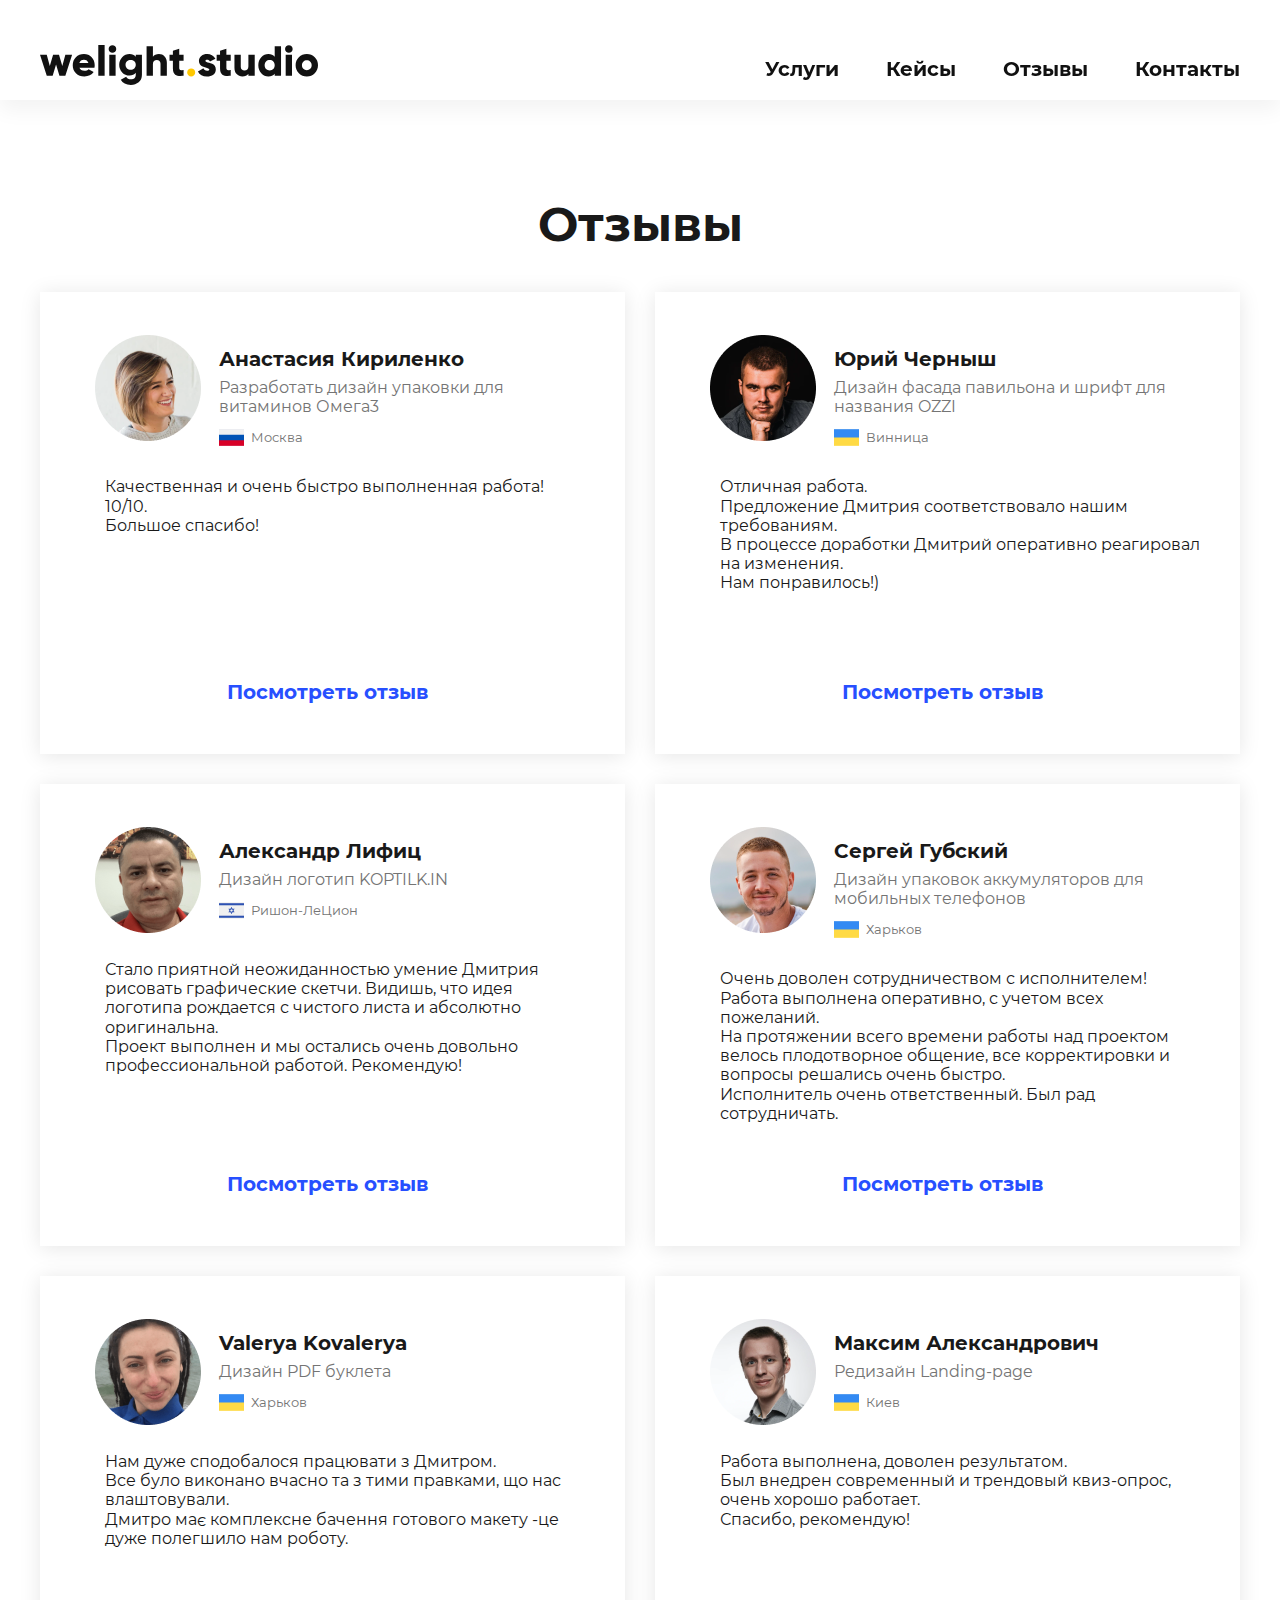
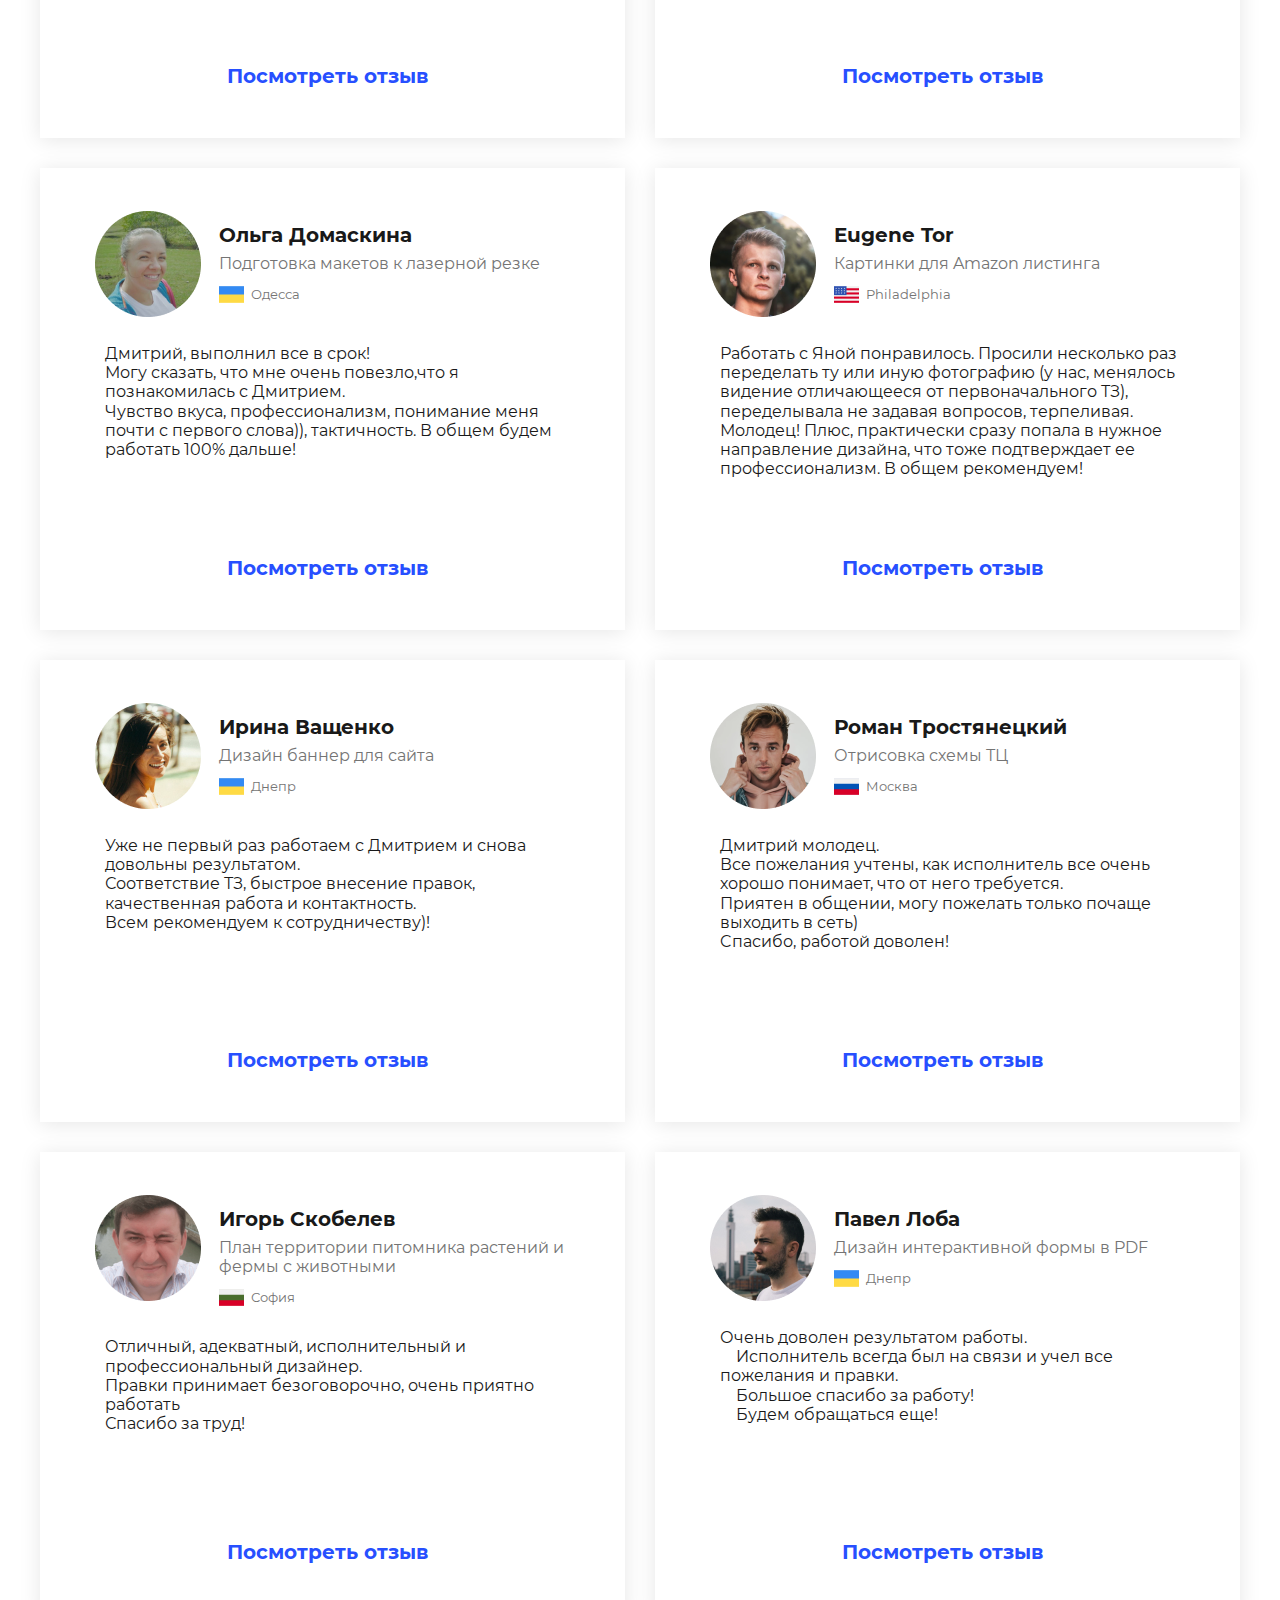
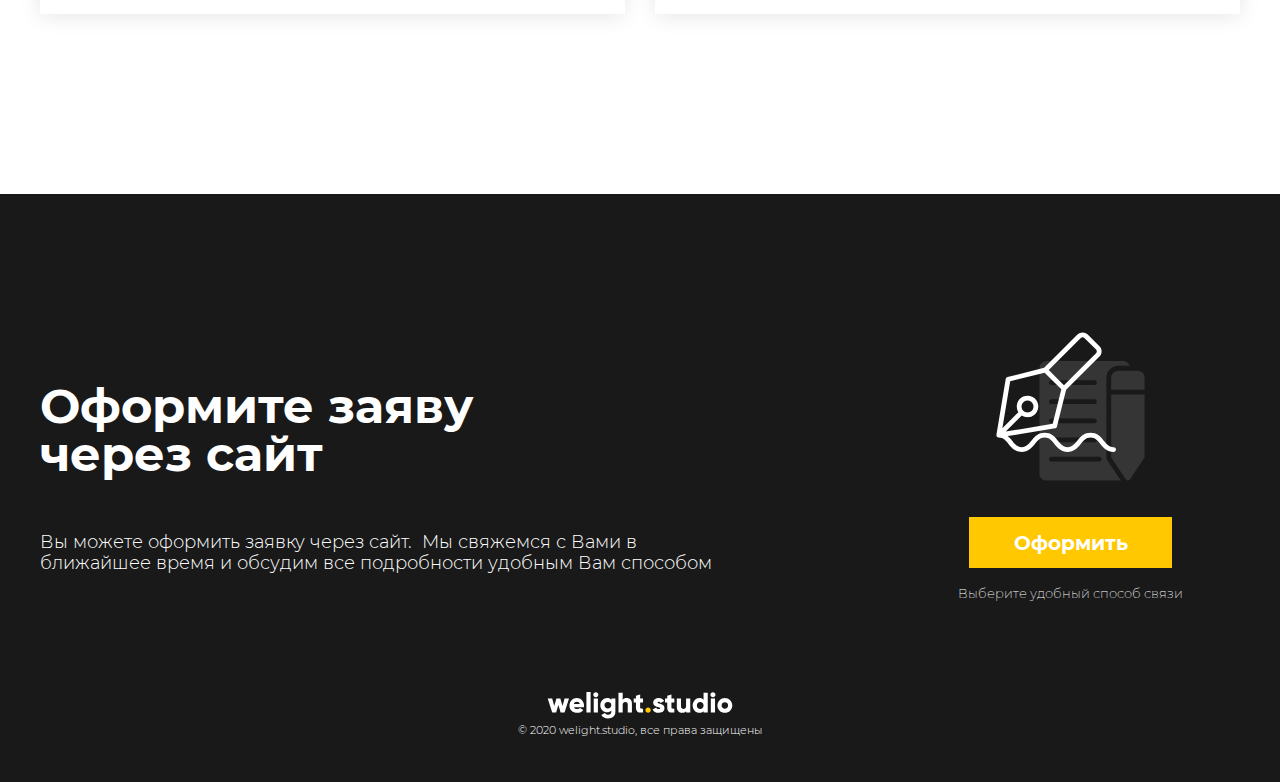
<file: reviews.html>
<!DOCTYPE html>
<html lang="ru">
<head>
    <meta charset="UTF-8">
    <meta name="viewport" content="width=device-width, initial-scale=1.0">
    <title>Кейсы</title>
    <link rel="stylesheet" href="./css/style.css">
    <link rel="stylesheet" href="./css/reset.css">
    <link rel="shortcut icon" href="./img/favicon.ico" type="image/x-icon">
</head>
<body>
<!-- Header start -->
<header class="header">
    <div class="header__wrapper">
      <div class="logo-up">
        <a href="http://127.0.0.1:5500/index.html"><img src="./img/svg/logo-black-header.svg"  alt="Welight Studio" /></a>
      </div>
      <ul class="menu__header">
        <li><a href="#Услуги" class="a_1">Услуги</a></li>
        <li><a href="#Кейсы" class="a_2">Кейсы</a></li>
        <li><a href="#Отзывы" class="a_3">Отзывы</a></li>
        <li><a href="#Контакты" class="a_4">Контакты</a></li>
      </ul>
   </header>
  <!-- Header end -->
  <main class="main">
            <section class="reviews">
                <div class="wrapper__reviews-out">
                  <h2 class="reviews-h2-out">Отзывы</h2>
                  <div class="reviews-cards">
                    <div class="reviews-card">
                        <div class="slide slide1">
                          <img src="./img/slider-1.png" alt="Slider" class="slider-img">
                            <div class="slider__nowrap">
                              <p class="slider-name">Анастасия Кириленко</p>
                              <p class="slider-bname">Разработать дизайн упаковки для витаминов Омега3</p>
                              <div class="slider-country-nowrap">
                                <img src="./img/country-1.jpg" alt="country" class="country-img">
                                <p class="slider-country-p">Москва</p>
                              </div>
                            </div>
                            <p class="text-reviews">Качественная и очень быстро выполненная работа! 10/10.
Большое спасибо!</p>
                          <a href="https://freelancehunt.com/project/razrabotat-dizayn-upakovki-dlya-vitaminov-omega3/641124.html" target="_blank" class="link-reviews">Посмотреть отзыв</a>
                        </div>
                    </div>
                    <div class="reviews-card">
                        <div class="slide slide1">
                          <img src="./img/slider-1-1.png" alt="Slider" class="slider-img">
                            <div class="slider__nowrap">
                              <p class="slider-name">Юрий Черныш</p>
                              <p class="slider-bname">Дизайн фасада павильона и шрифт для названия OZZI</p>
                              <div class="slider-country-nowrap">
                                <img src="./img/country-1-1.jpg" alt="country" class="country-img">
                                <p class="slider-country-p">Винница</p>
                              </div>
                            </div>
                            <p class="text-reviews">Отличная работа.
Предложение Дмитрия соответствовало нашим требованиям.
В процессе доработки Дмитрий оперативно реагировал на изменения.
Нам понравилось!)</p>
                            <a href="https://freelancehunt.com/contest/dizayn-fasada-pavilona-shrift-dlya/3435.html" target="_blank" class="link-reviews">Посмотреть отзыв</a>
                        </div>
                    </div>
                    <div class="reviews-card">
                        <div class="slide slide1">
                          <img src="./img/slider-2.png" alt="Slider" class="slider-img">
                            <div class="slider__nowrap">
                              <p class="slider-name">Александр Лифиц</p>
                              <p class="slider-bname">Дизайн логотип KOPTILK.IN</p>
                              <div class="slider-country-nowrap">
                                <img src="./img/country-2.jpg" alt="country" class="country-img">
                                <p class="slider-country-p">Ришон-ЛеЦион</p>
                              </div>
                            </div>
                            <p class="text-reviews">Стало приятной неожиданностью умение Дмитрия рисовать графические скетчи. Видишь, что идея логотипа рождается с чистого листа и абсолютно оригинальна. 
Проект выполнен и мы остались очень довольно профессиональной работой. Рекомендую!</p>
                              <a href="https://freelancehunt.com/project/proizvodstvo-logotipa-koptilk-in/578307.html" target="_blank" class="link-reviews">Посмотреть отзыв</a>
                        </div>
                    </div>
                    <div class="reviews-card">
                        <div class="slide slide1">
                          <img src="./img/slider-1-2.png" alt="Slider" class="slider-img">
                            <div class="slider__nowrap">
                              <p class="slider-name">Сергей Губский</p>
                              <p class="slider-bname">Дизайн упаковок аккумуляторов для мобильных телефонов</p>
                              <div class="slider-country-nowrap">
                                <img src="./img/country-1-1.jpg" alt="country" class="country-img">
                                <p class="slider-country-p">Харьков</p>
                              </div>
                            </div>
                            <p class="text-reviews">Очень доволен сотрудничеством с исполнителем!
Работа выполнена оперативно, с учетом всех пожеланий.
На протяжении всего времени работы над проектом велось плодотворное общение, все корректировки и вопросы решались очень быстро.
Исполнитель очень ответственный. Был рад сотрудничать.</p>
                          <a href="https://freelancehunt.com/project/razrabotat-dizayn-upakovok-akkumulyatorov-dlya-mobilnyih/597308.html" target="_blank" class="link-reviews">Посмотреть отзыв</a>
                        </div>
                    </div>
                    <div class="reviews-card">
                        <div class="slide slide1">
                          <img src="./img/slider-3.png" alt="Slider" class="slider-img">
                            <div class="slider__nowrap">
                              <p class="slider-name">Valerya Kovalerya</p>
                              <p class="slider-bname">Дизайн PDF буклета</p>
                              <div class="slider-country-nowrap">
                                <img src="./img/country-1-1.jpg" alt="country" class="country-img">
                                <p class="slider-country-p">Харьков</p>
                              </div>
                            </div>
                            <p class="text-reviews">Нам дуже сподобалося працювати з Дмитром.
Все було виконано вчасно та з тими правками, що нас влаштовували.
Дмитро має комплексне бачення готового макету -це дуже полегшило нам роботу.</p>
                          <a href="https://freelancehunt.com/project/pdf-buklet/517296.html" target="_blank" class="link-reviews">Посмотреть отзыв</a>
                        </div>
                    </div>
                    <div class="reviews-card">
                        <div class="slide slide1">
                          <img src="./img/slider-4.png" alt="Slider" class="slider-img">
                            <div class="slider__nowrap">
                              <p class="slider-name">Максим Александрович</p>
                              <p class="slider-bname">Редизайн Landing-page</p>
                              <div class="slider-country-nowrap">
                                <img src="./img/country-1-1.jpg" alt="country" class="country-img">
                                <p class="slider-country-p">Киев</p>
                              </div>
                            </div>
                            <p class="text-reviews">Работа выполнена, доволен результатом.
Был внедрен современный и трендовый квиз-опрос, очень хорошо работает.
Спасибо, рекомендую!</p>
                          <a href="https://freelancehunt.com/project/dizayn-lending-stranitsyi/466961.html" target="_blank" class="link-reviews">Посмотреть отзыв</a>
                        </div>
                    </div>
                    <div class="reviews-card">
                        <div class="slide slide1">
                          <img src="./img/slider-5.png" alt="Slider" class="slider-img">
                            <div class="slider__nowrap">
                              <p class="slider-name">Ольга Домаскина</p>
                              <p class="slider-bname">Подготовка макетов к лазерной резке</p>
                              <div class="slider-country-nowrap">
                                <img src="./img/country-1-1.jpg" alt="country" class="country-img">
                                <p class="slider-country-p">Одесса</p>
                              </div>
                            </div>
                            <p class="text-reviews">Дмитрий, выполнил все в срок!
Могу сказать, что мне очень повезло,что я познакомилась с Дмитрием.
Чувство вкуса, профессионализм, понимание меня почти с первого слова)), тактичность. В общем будем работать 100% дальше!</p>
                          <a href="https://freelancehunt.com/project/podgotovit-neskolko-maketov-coreldraw/419580.html" target="_blank" class="link-reviews">Посмотреть отзыв</a>
                        </div>
                    </div>
                    <div class="reviews-card">
                        <div class="slide slide1">
                          <img src="./img/slider-6.png" alt="Slider" class="slider-img">
                            <div class="slider__nowrap">
                              <p class="slider-name">Eugene Tor</p>
                              <p class="slider-bname">Картинки для Amazon листинга</p>
                              <div class="slider-country-nowrap">
                                <img src="./img/country-usa.jpg" alt="country" class="country-img">
                                <p class="slider-country-p">Philadelphia</p>
                              </div>
                            </div>
                            <p class="text-reviews">Работать с Яной понравилось. Просили несколько раз переделать ту или иную фотографию (у нас, менялось видение отличающееся от первоначального ТЗ), переделывала не задавая вопросов, терпеливая. Молодец! Плюс, практически сразу попала в нужное направление дизайна, что тоже подтверждает ее профессионализм. В общем рекомендуем!</p>
                          <a href="https://freelancehunt.com/project/foto-dlya-amazon-listinga-sht/627937.html" target="_blank" class="link-reviews">Посмотреть отзыв</a>
                        </div>
                    </div>
                    <div class="reviews-card">
                        <div class="slide slide1">
                          <img src="./img/slider-1-3.png" alt="Slider" class="slider-img">
                            <div class="slider__nowrap">
                              <p class="slider-name">Ирина Ващенко</p>
                              <p class="slider-bname">Дизайн баннер для сайта</p>
                              <div class="slider-country-nowrap">
                                <img src="./img/country-1-1.jpg" alt="country" class="country-img">
                                <p class="slider-country-p">Днепр</p>
                              </div>
                            </div>
                            <p class="text-reviews">Уже не первый раз работаем с Дмитрием и снова довольны результатом.
Соответствие ТЗ, быстрое внесение правок, качественная работа и контактность.
Всем рекомендуем к сотрудничеству)!</p>
                          <a href="https://freelancehunt.com/project/bannerov-dlya-sayta/500883.html" target="_blank" class="link-reviews">Посмотреть отзыв</a>
                        </div>
                    </div>
                    <div class="reviews-card">
                        <div class="slide slide1">
                          <img src="./img/slider-1-4.png" alt="Slider" class="slider-img">
                            <div class="slider__nowrap">
                              <p class="slider-name">Роман Тростянецкий</p>
                              <p class="slider-bname">Отрисовка схемы ТЦ</p>
                              <div class="slider-country-nowrap">
                                <img src="./img/country-1.jpg" alt="country" class="country-img">
                                <p class="slider-country-p">Москва</p>
                              </div>
                            </div>
                            <p class="text-reviews">Дмитрий молодец.
Все пожелания учтены, как исполнитель все очень хорошо понимает, что от него требуется.
Приятен в общении, могу пожелать только почаще выходить в сеть)
Cпасибо, работой доволен!</p>
                          <a href="https://freelancehunt.com/project/otrisovka-shemyi-tts/478537.html" target="_blank" class="link-reviews">Посмотреть отзыв</a>
                        </div>
                    </div>
                    <div class="reviews-card">
                        <div class="slide slide1">
                          <img src="./img/slider-1-5.png" alt="Slider" class="slider-img">
                            <div class="slider__nowrap">
                              <p class="slider-name">Игорь Скобелев</p>
                              <p class="slider-bname">План территории питомника растений и фермы с животными</p>
                              <div class="slider-country-nowrap">
                                <img src="./img/country-sofia.jpg" alt="country" class="country-img">
                                <p class="slider-country-p">София</p>
                              </div>
                            </div>
                            <p class="text-reviews">Отличный, адекватный, исполнительный и профессиональный дизайнер.
Правки принимает безоговорочно, очень приятно работать
Спасибо за труд!</p>
                          <a href="https://freelancehunt.com/project/plan-territorii/630557.html" target="_blank" class="link-reviews">Посмотреть отзыв</a>
                        </div>
                    </div>
                    <div class="reviews-card">
                        <div class="slide slide1">
                          <img src="./img/slider-1-6.png" alt="Slider" class="slider-img">
                            <div class="slider__nowrap">
                              <p class="slider-name">Павел Лоба</p>
                              <p class="slider-bname">Дизайн интерактивной формы в PDF</p>
                              <div class="slider-country-nowrap">
                                <img src="./img/country-1-1.jpg" alt="country" class="country-img">
                                <p class="slider-country-p">Днепр</p>
                              </div>
                            </div>
                            <p class="text-reviews">Очень доволен результатом работы.
    Исполнитель всегда был на связи и учел все пожелания и правки.
    Большое спасибо за работу!
    Будем обращаться еще!</p>
                          <a href="https://freelancehunt.com/project/nuzhno-sdelat-dizayn-interaktivnoy-formyi/610765.html" target="_blank" class="link-reviews">Посмотреть отзыв</a>
                        </div>
                    </div>
                    </div>
                  </div>
            </section>
          </div>
        <section class="footer">
          <div class="section-footer-reviews">
            <div class="wrapper__footer">
              <div class="footer-column-1">
                <h2 class="footer-h2">Оформите заяву через сайт</h2>
                <p class="footer-p">Вы можете оформить заявку через сайт.  Мы свяжемся с Вами в ближайшее время и обсудим все подробности удобным Вам способом</p>
              </div>
              <div class="footer-column-2">
                <img src="./img/svg/ico-footer.svg" alt="Footer" class="ico-footer">
                <button type="submit" class="button-footer">Оформить</button>
                <p class="footer-p-2">Выберите удобный способ связи</p>
              </div>
              <div class="footer-logo">
                <img src="./img/svg/logo-footer.svg" alt="Logo-footer" class="logo-f">
                <p class="footer-logo-p">© 2020 welight.studio, все права защищены</p>
              </div>
            </div>
          </div>
        </section>
  </main>
</file>
<file: css/style.css>
/* FONTS START */

/* montserrat-200 - latin_cyrillic */
@font-face {
    font-family: 'Montserrat';
    font-style: normal;
    font-weight: 200;
    src: local('Montserrat ExtraLight'), local('Montserrat-ExtraLight'),
         url('../fonts/montserrat-v15-latin_cyrillic-200.woff2') format('woff2'), /* Chrome 26+, Opera 23+, Firefox 39+ */
         url('../fonts/montserrat-v15-latin_cyrillic-200.woff') format('woff'); /* Chrome 6+, Firefox 3.6+, IE 9+, Safari 5.1+ */
  }
  /* montserrat-100 - latin_cyrillic */
  @font-face {
    font-family: 'Montserrat';
    font-style: normal;
    font-weight: 100;
    src: local('Montserrat Thin'), local('Montserrat-Thin'),
         url('../fonts/montserrat-v15-latin_cyrillic-100.woff2') format('woff2'), /* Chrome 26+, Opera 23+, Firefox 39+ */
         url('../fonts/montserrat-v15-latin_cyrillic-100.woff') format('woff'); /* Chrome 6+, Firefox 3.6+, IE 9+, Safari 5.1+ */
  }
  /* montserrat-300 - latin_cyrillic */
  @font-face {
    font-family: 'Montserrat';
    font-style: normal;
    font-weight: 300;
    src: local('Montserrat Light'), local('Montserrat-Light'),
         url('../fonts/montserrat-v15-latin_cyrillic-300.woff2') format('woff2'), /* Chrome 26+, Opera 23+, Firefox 39+ */
         url('../fonts/montserrat-v15-latin_cyrillic-300.woff') format('woff'); /* Chrome 6+, Firefox 3.6+, IE 9+, Safari 5.1+ */
  }
  /* montserrat-regular - latin_cyrillic */
  @font-face {
    font-family: 'Montserrat';
    font-style: normal;
    font-weight: 400;
    src: local('Montserrat Regular'), local('Montserrat-Regular'),
         url('../fonts/montserrat-v15-latin_cyrillic-regular.woff2') format('woff2'), /* Chrome 26+, Opera 23+, Firefox 39+ */
         url('../fonts/montserrat-v15-latin_cyrillic-regular.woff') format('woff'); /* Chrome 6+, Firefox 3.6+, IE 9+, Safari 5.1+ */
  }
  /* montserrat-500 - latin_cyrillic */
  @font-face {
    font-family: 'Montserrat';
    font-style: normal;
    font-weight: 500;
    src: local('Montserrat Medium'), local('Montserrat-Medium'),
         url('../fonts/montserrat-v15-latin_cyrillic-500.woff2') format('woff2'), /* Chrome 26+, Opera 23+, Firefox 39+ */
         url('../fonts/montserrat-v15-latin_cyrillic-500.woff') format('woff'); /* Chrome 6+, Firefox 3.6+, IE 9+, Safari 5.1+ */
  }
  /* montserrat-600 - latin_cyrillic */
  @font-face {
    font-family: 'Montserrat';
    font-style: normal;
    font-weight: 600;
    src: local('Montserrat SemiBold'), local('Montserrat-SemiBold'),
         url('../fonts/montserrat-v15-latin_cyrillic-600.woff2') format('woff2'), /* Chrome 26+, Opera 23+, Firefox 39+ */
         url('../fonts/montserrat-v15-latin_cyrillic-600.woff') format('woff'); /* Chrome 6+, Firefox 3.6+, IE 9+, Safari 5.1+ */
  }
  /* montserrat-700 - latin_cyrillic */
  @font-face {
    font-family: 'Montserrat';
    font-style: normal;
    font-weight: 700;
    src: local('Montserrat Bold'), local('Montserrat-Bold'),
         url('../fonts/montserrat-v15-latin_cyrillic-700.woff2') format('woff2'), /* Chrome 26+, Opera 23+, Firefox 39+ */
         url('../fonts/montserrat-v15-latin_cyrillic-700.woff') format('woff'); /* Chrome 6+, Firefox 3.6+, IE 9+, Safari 5.1+ */
  }
  /* montserrat-800 - latin_cyrillic */
  @font-face {
    font-family: 'Montserrat';
    font-style: normal;
    font-weight: 800;
    src: local('Montserrat ExtraBold'), local('Montserrat-ExtraBold'),
         url('../fonts/montserrat-v15-latin_cyrillic-800.woff2') format('woff2'), /* Chrome 26+, Opera 23+, Firefox 39+ */
         url('../fonts/montserrat-v15-latin_cyrillic-800.woff') format('woff'); /* Chrome 6+, Firefox 3.6+, IE 9+, Safari 5.1+ */
  }
  /* montserrat-900 - latin_cyrillic */
  @font-face {
    font-family: 'Montserrat';
    font-style: normal;
    font-weight: 900;
    src: local('Montserrat Black'), local('Montserrat-Black'),
         url('../fonts/montserrat-v15-latin_cyrillic-900.woff2') format('woff2'), /* Chrome 26+, Opera 23+, Firefox 39+ */
         url('../fonts/montserrat-v15-latin_cyrillic-900.woff') format('woff'); /* Chrome 6+, Firefox 3.6+, IE 9+, Safari 5.1+ */
  }

/* FONTS END */

html{
  box-sizing: border-box;
}

*, *::before, *::after{
  box-sizing: inherit;
}



/* BODY START */

body { 
  margin: 0;
}

/* BODY END */

/* HEADER START */

.header{
  width: 100%;
  height: 100px;
  background-color: white;
  box-shadow: 0px 10px 20px rgba(0, 0, 0, 0.05);
  position: fixed;
  z-index: 20;
  top: 0;
  left: 0;
}
.header__wrapper{
  display: flex;
  flex-wrap: wrap;
  align-items: center;
  max-width: 1200px;
  margin: 0 auto;
  justify-content: space-between;
}
.logo-up{
  position: relative;
  margin-top: 45px;
  z-index: 2;
}
.logo-up:hover{
  opacity: 0.75;
}
.menu__header{
  position: relative;
  display: flex;
  flex-wrap: wrap;
  font-family: 'Montserrat';
  font-style: normal;
  font-weight: bold;
  font-size: 20px;
  line-height: 24px;
  margin-top: 53px;
  z-index: 20;
}
a{
  color: #111111;
  text-decoration: none;
}
.a_1{
  padding-right: 47px;
}
.a_2{
  padding-right: 47px;
}
.a_3{
  padding-right: 47px;
}
.a_1:hover{
  color: #274FFF;
}
.a_2:hover{
  color: #274FFF;
}
.a_3:hover{
  color: #274FFF;
}
.a_4:hover{
  color: #274FFF;
}

.menu-open{
  background: none;
  border: none;
  display: none;
}

/* HEADER END */

/* MAIN START */

/* VIDEO START */

.intro {
  max-height: 100vh;
  overflow: hidden;
  position: relative;
  background: url("./../img/backround.jpg") center no-repeat;
  background-size: cover;
}

.intro:after {
  content: "";
  display: block;
  width: 100%;
  height: 100%;
  background-color: rgba(0, 0, 0, .2);
  position: absolute;
  top: 0;
  left: 0;
  z-index: 2;
}

.intro__content {
  display: flex;
  flex-direction: column;
  justify-content: center;
  width: 100%;
  height: 100%;
  position: absolute;
  top: 0;
  left: 0;
  z-index: 3;
}

.container {
  position: absolute;
  width: 100%;
  max-width: 1200px;
  max-height: 1080px;
  margin: 0 auto;
  top: 0;
  bottom: 0;
  left: 0;
  right: 0;
}

.video {
  position: relative;
  z-index: 1;
  padding-bottom: 56.25%;
}

.video__media {
  width: 100%;
  height: auto;

  position: absolute;
  top: 0;
  left: 0;
}

/* VIDEO END */

.intro__h1{
  position: relative;
  z-index: 4;
  font-family: 'Montserrat';
  font-style: normal;
  font-weight: bold;
  font-size: 64px;
  line-height: 100%;
  color: white;
  margin-bottom: 28px;
  margin-top: 300px;
}

.intro-p-h1{
  position: relative;
  z-index: 4;
  width: 664px;
  font-family: 'Montserrat';
  font-style: normal;
  font-weight: 500;
  font-size: 20px;
  line-height: 120.9%;
  color: white;
  margin-bottom: 100px;
}

.intro-button{
  position: absolute;
  left: 50%;
  margin-bottom: 100px;
  transform: translate(-50%, 0);
  z-index: 4;
  bottom: 0;
  width: 278px;
  height: 64px;
  background-color: #FFC800;
  font-family: 'Montserrat';
  font-style: normal;
  font-weight: bold;
  font-size: 24px;
  color: white;
  border: 0;
  box-shadow: 0px 10px 25px rgba(255, 200, 0, 0.4);
  transition: all 300ms ease;
}

.intro-button:hover {
  background-color: #274FFF;
  box-shadow: none;
}

.img-intro-1{
position: absolute;
bottom: 0;
}


/* SERVICES START */

.wrapper__services{
  max-width: 1200px;
  margin: 0 auto;
}

.services-h2{
  text-align: center;
  margin-top: 146px;
  margin-bottom: 24px;
  font-family: 'Montserrat';
  font-style: normal;
  font-weight: bold;
  font-size: 48px;
  line-height: 100%;
  color: #191919;
}

.services-h3{
  text-align: center;
  font-family: 'Montserrat';
  font-style: normal;
  font-weight: 500;
  font-size: 18px;
  line-height: 120.9%;
  color: #191919;
  margin-bottom: 51px;
}

.services-categories{
  font-family: 'Montserrat';
  font-style: normal;
  font-weight: bold;
  font-size: 30px;
  line-height: 100%;
  color: #191919;
  margin-bottom: 23px;
}

.section-cards{
  display: grid;
  grid-template-columns: repeat(3, 1fr);
  grid-column-gap: 30px;
}

.section-card{
  height: 310px;
  width: 380px;
  box-shadow: 0px 2px 20px rgba(0, 0, 0, 0.1);
  margin-bottom: 30px;
  transition: all 300ms ease;
}
.section-card:last-child{
  margin-bottom: 70px;
}

.section-card:hover{
  z-index: 10;
  transform: scale(1.1, 1.1);
}

.section-img{
  width: 100%;
  margin-bottom: 13px;
}

.section-card-p{
  margin-left: 20px;
  font-family: 'Montserrat';
  font-style: normal;
  font-weight: bold;
  font-size: 20px;
  line-height: 120.9%;
  color: #191919;
  margin-bottom: 9px;
}

.section-card-p2{
  margin-left: 20px;
  width: 225px;
  font-family: 'Montserrat';
  font-style: normal;
  font-weight: normal;
  font-size: 14px;
  line-height: 120.9%;
  color: #191919;
}

.number-section{
  font-family: 'Montserrat';
  font-style: normal;
  font-weight: 500;
  font-size: 14px;
  line-height: 120.9%;
  color: #191919;
  text-align: right;
  margin-right: 20px;
}

.price-services{
  font-family: 'Montserrat';
  font-style: normal;
  font-weight: bold;
  font-size: 16px;
  line-height: 120.9%;
  color: #FFC800;
  text-align: right;
  margin-right: 20px;
}

.button-section{
  position: relative;
  left: 50%;
  transform: translate(-50%, 0);
  width: 278px;
  height: 64px;
  background-color: #FFC800;
  font-family: 'Montserrat';
  font-style: normal;
  font-weight: bold;
  font-size: 24px;
  color: white;
  border: 0;
  box-shadow: 0px 10px 25px rgba(255, 200, 0, 0.4);
  margin-bottom: 94px;
  transition: all 300ms ease;
}

.button-section:hover {
  background-color: #274FFF;
  box-shadow: none;
}

/* SERVICES END */

/* BRIEF START */

.section-brief{
  display: block;
  max-width: 100%;
  margin: 0 auto;
  height: 574px;
  background-color: #274FFF;
  margin-bottom: 64px;
}

.wrapper__brief{
  max-width: 1200px;
  margin: 0 auto;
  display: flex;
  flex-wrap: wrap;
}

.brief-column-1{
  display: grid;
  grid-template-columns: no-repeat(1, 1fr);
  width: 689px;
  margin-right: 171px;
}

.brief-column-2{
  display: grid;
  grid-template-columns: no-repeat(1, 1fr);
  width: 242px;
  margin: 0 auto;
  top: 0;
  left: 0;
  right: 0;
  bottom: 0;
}

.brief-h2{
  font-family: 'Montserrat';
  font-style: normal;
  font-weight: bold;
  font-size: 48px;
  line-height: 100%;
  color: white;
  width: 468px;
  padding-top: 152px;
  padding-bottom: 34px;
}

.brief-p{
  font-family: 'Montserrat';
  font-style: normal;
  font-weight: 300;
  font-size: 18px;
  line-height: 120.9%;
  color: white;
  width: 689px;
  white-space: pre-wrap;
}

.ico-brief{
  position: relative;
  float: right;
  padding-left: 45px;
  padding-top: 136px;
  margin-bottom: 34px;
}

.button-brief{
  width: 203px;
  height: 51px;
  background-color: #FFC800;
  font-family: 'Montserrat';
  font-style: normal;
  font-weight: bold;
  font-size: 20px;
  color: white;
  border: 0;
  margin-bottom: 18px;
  margin-left: 20px;
  transition: all 300ms ease;
}

@keyframes bounce {
	0%, 20%, 60%, 100% {
		transform: translateY(0);
		transform: translateY(0);
	}

	40% {
		transform: translateY(-20px);
		transform: translateY(-20px);
	}

	80% {
		transform: translateY(-10px);
		transform: translateY(-10px);
	}
}

.button-brief:hover{
  animation: bounce 1s;
}

.brief-p-2{
  font-family: 'Montserrat';
  font-style: normal;
  font-weight: 200;
  font-size: 13px;
  line-height: 120.9%;
  width: 242px;
  text-align: center;
  color: white;
}

/* BRIEF END */

/* CASEG START */

.wrapper__caseg{
  max-width: 1200px;
  margin: 0 auto;
}

.caseg-h2{
  text-align: center;
  margin-top: 146px;
  margin-bottom: 24px;
  font-family: 'Montserrat';
  font-style: normal;
  font-weight: bold;
  font-size: 48px;
  line-height: 100%;
  color: #191919;
}

.caseg-h3{
  text-align: center;
  font-family: 'Montserrat';
  font-style: normal;
  font-weight: 500;
  font-size: 18px;
  line-height: 120.9%;
  color: #191919;
  margin-bottom: 51px;
}

.column-caseg-1{
  display: grid;
  grid-template-columns: repeat(2, 1fr);
  grid-column-gap: 30px;
}

.card-caseg{
  height: 462px;
  box-shadow: 0px 2px 20px rgba(0, 0, 0, 0.1);
  margin-bottom: 30px;
  transition: all 300ms ease;
}

.card-caseg:hover{
  z-index: 10;
  transform: scale(1.05, 1.05);
}

.column-caseg-2{
  display: grid;
  grid-template-columns: repeat(3, 1fr);
  grid-column-gap: 30px;
}

.card-caseg-1{
  height: 300px;
  box-shadow: 0px 2px 20px rgba(0, 0, 0, 0.1);
  margin-bottom: 56px;
  transition: all 300ms ease;
}

.card-caseg-1:hover{
  z-index: 10;
  transform: scale(1.1, 1.1);
}

.caseg-p{
  padding-top: 18px;
  padding-left: 40px;
  margin-bottom: 13px;
  font-family: 'Montserrat';
  font-style: normal;
  font-weight: bold;
  font-size: 24px;
  line-height: 120.9%;
  color: #191919;
}

.caseg-p2{
  width: 350px;
  padding-left: 40px;
  font-family: 'Montserrat';
  font-style: normal;
  font-weight: normal;
  font-size: 16px;
  line-height: 120.9%;
  color: #191919;
}

.caseg-a-link{
  margin-left: 365px;
  font-family: 'Montserrat';
  font-style: normal;
  font-weight: bold;
  font-size: 16px;
  line-height: 120.9%;
  color: #FFC800;
  transition: all 300ms ease;
}

.caseg-a-link:hover{
  opacity: 0.5;
}

.caseg-p-1{
  padding-top: 10px;
  padding-left: 20px;
  margin-bottom: 13px;
  font-family: 'Montserrat';
  font-style: normal;
  font-weight: bold;
  font-size: 20px;
  line-height: 120.9%;
  color: #191919;
}

.caseg-p2-1{
  width: 230px;
  padding-left: 20px;
  font-family: 'Montserrat';
  font-style: normal;
  font-weight: normal;
  font-size: 14px;
  line-height: 120.9%;
  color: #191919;
}

.caseg-p2-2{
  width: 240px;
  padding-left: 20px;
  font-family: 'Montserrat';
  font-style: normal;
  font-weight: normal;
  font-size: 14px;
  line-height: 120.9%;
  color: #191919;
}

.caseg-p2-3{
  width: 263px;
  padding-left: 20px;
  font-family: 'Montserrat';
  font-style: normal;
  font-weight: normal;
  font-size: 14px;
  line-height: 120.9%;
  color: #191919;
}

.caseg-a-link1{
  margin-left: 176px;
  font-family: 'Montserrat';
  font-style: normal;
  font-weight: bold;
  font-size: 16px;
  line-height: 120.9%;
  color: #FFC800;
  transition: all 300ms ease;
}

.caseg-a-link1:hover{
  opacity: 0.5;
}

.caseg-button{
  position: relative;
  left: 50%;
  transform: translate(-50%, 0);
  width: 305px;
  height: 61px;
  background-color: #274FFF;
  font-family: 'Montserrat';
  font-style: normal;
  font-weight: bold;
  font-size: 20px;
  color: white;
  border: 0;
  margin-bottom: 56px;
  box-shadow: 0px 10px 25px rgba(39, 79, 255, 0.4);
  transition: all 300ms ease;
}

.caseg-button:hover {
	background: rgba(0,0,0,0);
	color: #274FFF;
	box-shadow: inset 0 0 0 3px #274FFF;
}
/* CASEG END */

/* TERMS START */

.section-terms{
  width: 100%;
  height: 914px;
  background-color: #274FFF;
  margin-bottom: 75px;
}

.wrapper__terms{
  max-width: 1200px;
  margin: 0 auto;
}

.terms-h2{
  font-family: 'Montserrat';
  font-style: normal;
  font-weight: bold;
  font-size: 48px;
  line-height: 100%;
  color: white;
  text-align: center;
  padding-top: 71px;
  margin-bottom: 24px;
}

.terms-h3{
  font-family: 'Montserrat';
  font-style: normal;
  font-weight: 400;
  font-size: 18px;
  line-height: 120.9%;
  color: white;
  text-align: center;
  margin-bottom: 37px;
}

.terms-cards{
  display: grid;
  grid-template-columns: repeat(3, 1fr);
  grid-column-gap: 30px;
}

.terms-card:hover{
  z-index: 10;
  transform: scale(1.1, 1.1);
}

.terms-card{
  padding-top: 41px;
  text-align: center;
  height: 310px;
  width: 380px;
  background-color: white;
  box-shadow: 0px 2px 20px rgba(0, 0, 0, 0.1);
  margin-bottom: 30px;
  transition: all 300ms ease;
}

.terms-1{
  margin-top: 16px;
  font-family: 'Montserrat';
  font-style: normal;
  font-weight: bold;
  font-size: 20px;
  line-height: 120.9%;
  color: #191919;
}

.terms-2{
  font-family: 'Montserrat';
  font-style: normal;
  font-weight: normal;
  font-size: 16px;
  line-height: 120.9%;
  color: #191919;
  width: 341px;
  margin-top: 16px;
  margin-left: 20px;
}

/* TERMS END */

/* REVIEWS START */

.wrapper__reviews{
  max-width: 1200px;
  margin: 0 auto;
}

.reviews-h2{
  text-align: center;
  margin-top: 146px;
  margin-bottom: 44px;
  font-family: 'Montserrat';
  font-style: normal;
  font-weight: bold;
  font-size: 48px;
  line-height: 100%;
  color: #191919;
}

.reviews-cards{
  display: grid;
  grid-template-columns: repeat(2, 1fr);
  grid-column-gap: 30px;
}

.reviews-card{
  height: 462px;
  box-shadow: 0px 2px 20px rgba(0, 0, 0, 0.1);
  position: relative;
  overflow: hidden;
  margin-bottom: 30px;
  top: 0;
  left: 0;
}

.slider-img{
  height: 106px;
  width: 106px;
  margin-top: 43px;
  margin-left: 55px;
}

.slider-name{
  font-family: 'Montserrat';
  font-style: normal;
  font-weight: bold;
  font-size: 20px;
  line-height: 120.9%;
  color: #191919;
  margin-left: 18px;
  margin-top: 55px;
  margin-bottom: 7px;
}

.slide:first-child{
  display: flex;
  flex-wrap: wrap;
}

.slider-bname{
  font-family: 'Montserrat';
  font-style: normal;
  font-weight: normal;
  font-size: 16px;
  line-height: 120.9%;
  color: #747474;
  width: 378px;
  margin-bottom: 9px;
  margin-left: 18px;
}

.slider-country-nowrap{
  display: flex;
  flex-wrap: wrap;
  align-items: center;
}

.country-img{
  height: 25px;
  width: 25px;
  margin-left: 18px;
}

.slider-country-p{
  font-family: 'Montserrat';
  font-style: normal;
  font-weight: normal;
  font-size: 13px;
  line-height: 120.9%;
  color: #747474;
  padding-left: 7px;
}

.text-reviews{
  font-family: 'Montserrat';
  font-style: normal;
  font-weight: normal;
  font-size: 16px;
  line-height: 120.9%;
  color: #191919;
  width: 480px;
  margin-left: 65px;
  margin-top: 27px;
  white-space: pre-wrap;
}

.link-reviews{
  position: absolute;
  bottom: 0;
  font-family: 'Montserrat';
  font-style: normal;
  font-weight: bold;
  font-size: 20px;
  line-height: 120.9%;
  color: #274FFF;
  margin-left: 187px;
  margin-bottom: 50px;
  transition: all 300ms ease;
}

.link-reviews:hover{
  opacity: 0.5;
}

.reviews-button{
  position: relative;
  left: 50%;
  transform: translate(-50%, 0);
  width: 305px;
  height: 68px;
  margin-top: 20px;
  background-color: #274FFF;
  font-family: 'Montserrat';
  font-style: normal;
  font-weight: bold;
  font-size: 20px;
  color: white;
  border: 0;
  box-shadow: 0px 10px 25px rgba(39, 79, 255, 0.4);
  transition: all 300ms ease;
}

.reviews-button:hover {
	background: rgba(0,0,0,0);
	color: #274FFF;
	box-shadow: inset 0 0 0 3px #274FFF;
}
/* REVIEWS END */

/* CONTACT START */

.wrapper__contact{
  max-width: 1200px;
  margin: 0 auto;
}

.contact-h2{
  text-align: center;
  margin-top: 146px;
  margin-bottom: 44px;
  font-family: 'Montserrat';
  font-style: normal;
  font-weight: bold;
  font-size: 48px;
  line-height: 100%;
  color: #191919;
}

.contact-h3{
  text-align: center;
  font-family: 'Montserrat';
  font-style: normal;
  font-weight: 500;
  font-size: 18px;
  line-height: 120.9%;
  color: #191919;
  margin-bottom: 49px;
}

.contact-column{
  display: grid;
  grid-template-columns: repeat(3, 1fr);
  grid-column-gap: 30px;
  text-align: center;
  margin-bottom: 120px;
}

.telegram-contact{
  font-family: 'Montserrat';
  font-style: normal;
  font-weight: 600;
  font-size: 24px;
  line-height: 120.9%;
  color: #191919;
  padding-bottom: 23px;
}

.telp-contact{
  font-family: 'Montserrat';
  font-style: normal;
  font-weight: 500;
  font-size: 20px;
  line-height: 120.9%;
  color: #191919;
  padding-bottom: 23px;
}

.telp-contact2{
  font-family: 'Montserrat';
  font-style: normal;
  font-weight: 500;
  font-size: 20px;
  line-height: 120.9%;
  color: #191919;
  padding-bottom: 23px;
}

.name-contact{
  font-family: 'Montserrat';
  font-style: normal;
  font-weight: normal;
  font-size: 18px;
  line-height: 120.9%;
  color: #274FFF;
  padding-bottom: 23px;
}

.telp-contact3{
  font-family: 'Montserrat';
  font-style: normal;
  font-weight: 500;
  font-size: 20px;
  line-height: 120.9%;
  color: #191919;
}
/* CONTACT END */

/* FOOTER START */

.section-footer{
  width: 100%;
  height: 588px;
  background-color: #191919;
}

.wrapper__footer{
  max-width: 1200px;
  margin: 0 auto;
  display: flex;
  flex-wrap: wrap;
}

.footer-column-1{
  display: grid;
  grid-template-columns: no-repeat(1, 1fr);
  width: 689px;
  margin-right: 171px;
  align-items: center;
}

.footer-column-2{
  display: grid;
  grid-template-columns: no-repeat(1, 1fr);
  width: 242px;
  margin: 0 auto;
  top: 0;
  left: 0;
  right: 0;
  bottom: 0;
}

.footer-h2{
  font-family: 'Montserrat';
  font-style: normal;
  font-weight: bold;
  font-size: 48px;
  line-height: 100%;
  color: white;
  width: 468px;
  margin-top: 161px;
}

.footer-p{
  font-family: 'Montserrat';
  font-style: normal;
  font-weight: 300;
  font-size: 18px;
  line-height: 120.9%;
  color: white;
  width: 689px;
  white-space: pre-wrap;
}

.ico-footer{
  position: relative;
  float: right;
  padding-left: 45px;
  padding-top: 136px;
  margin-bottom: 34px;
}

.button-footer{
  width: 203px;
  height: 51px;
  background-color: #FFC800;
  font-family: 'Montserrat';
  font-style: normal;
  font-weight: bold;
  font-size: 20px;
  color: white;
  border: 0;
  margin-bottom: 18px;
  margin-left: 20px;
  transition: all 300ms ease;
}

@keyframes bounce {
	0%, 20%, 60%, 100% {
		transform: translateY(0);
		transform: translateY(0);
	}

	40% {
		transform: translateY(-20px);
		transform: translateY(-20px);
	}

	80% {
		transform: translateY(-10px);
		transform: translateY(-10px);
	}
}

.button-footer:hover{
  animation: bounce 1s;
}

.footer-p-2{
  font-family: 'Montserrat';
  font-style: normal;
  font-weight: 200;
  font-size: 13px;
  line-height: 120.9%;
  width: 242px;
  text-align: center;
  color: white;
}

.logo-f{
  margin-top: 90px;
  margin-bottom: 5px;
}

.footer-logo-p{
  font-family: 'Montserrat';
  font-style: normal;
  font-weight: 300;
  font-size: 11px;
  line-height: 120.9%;
  color: white;
}

.footer-logo{
  align-items: center;
  position: relative;
  left: 50%;
  transform: translate(-50%, 0);
  text-align: center;
}
/* FOOTER END */

/* MAIN END */





/* CASEG START */

.wrapper__navigation{
  max-width: 1200px;
  margin: 0 auto;
}

.wrapper__content-filter{
  max-width: 1200px;
  margin: 0 auto;
}

.navigation-h-h{
  text-align: center;
  align-items: center;
  margin-top: 208px;
}

.navigation-h2{
  font-family: 'Montserrat';
  font-style: normal;
  font-weight: bold;
  font-size: 48px;
  line-height: 100%;
  color: #191919;
  margin-bottom: 17px;
}

.navigation-h3{
  font-family: 'Montserrat';
  font-style: normal;
  font-weight: 500;
  font-size: 18px;
  line-height: 120.9%;
  color: #191919;
}

.filter{
  display: flex;
  flex-wrap: wrap;
  margin-top: 50px;
}


.button_type_all{
  margin-right: 28px;
  margin-bottom: 22px;
}

.button_type_site{
  margin-right: 28px;
  margin-bottom: 22px;
}

.button_type_banner{
  margin-right: 28px;
  margin-bottom: 22px;
}

.button_type_icons{
  margin-bottom: 22px; 
}

.button_type_animation{
  margin-right: 28px;
}

.button_type_print{
  margin-right: 28px;
}

.button_type_app{
  margin-right: 28px;
}


.container__caseg {
  overflow: hidden;
  margin-top: 90px;
  align-items: center;
  text-align: center;
}

.filterDiv {
  width: 100%;
  text-align: center;
  align-items: center;
  display: none; /* Hidden by default */
}

/* The "show" class is added to the filtered elements */
.show {
  display: block;
}

/* Style the buttons */
.btn {
  width: 278px;
  height: 64px;
  background-color: white;
  border: 3px solid #FFC800;
  font-family: 'Montserrat';
  font-style: normal;
  font-weight: bold;
  font-size: 24px;
  color: #111111;
  transition: all 300ms ease;
}

/* Add a light grey background on mouse-over */
.btn:hover {
  opacity: 0.6;
}

.btn.active{
  border: none;
  color: white;
  background: #FFC800;
  box-shadow: 0px 10px 25px rgba(255, 200, 0, 0.4);
  opacity: 1;
}

/* Add a dark background to the active button 
.btn.active {
  border: none;
  color: white;
  background: #FFC800;
  box-shadow: 0px 10px 25px rgba(255, 200, 0, 0.4);
} */

.caseg-filter-h2{
  font-family: 'Montserrat';
  font-style: normal;
  font-weight: bold;
  font-size: 36px;
  line-height: 100%;
  text-align: center;
  margin-bottom: 17px;
  color: #111111;
}

.caseg-filter-h3{
  font-family: 'Montserrat';
  font-style: normal;
  font-weight: 500;
  font-size: 18px;
  line-height: 120.9%;
  text-align: center;
  color: #111111;
  margin-bottom: 40px;
}

.caseg-filter-img{
  margin-bottom: 125px;
}

/* CASEG END */

/* REVIEWS START */

.wrapper__reviews-out{
  max-width: 1200px;
  margin: 0 auto;
}

.reviews-h2-out{
  text-align: center;
  margin-top: 200px;
  margin-bottom: 44px;
  font-family: 'Montserrat';
  font-style: normal;
  font-weight: bold;
  font-size: 48px;
  line-height: 100%;
  color: #191919;
}

.section-footer-reviews{
  width: 100%;
  height: 588px;
  background-color: #191919;
  margin-top: 150px;
}


/* REVIEWS END */

/* MEDIA START */

@media screen and (max-width: 1350px) {
  .intro-button{
    margin-bottom: 50px;
  }
  .intro__h1{
    font-size: 52px;
    margin-top: 250px;
    width: 800px;
  }
  .intro-p-h1{
    font-size: 18px;
  }
}

@media (max-width: 1200px){
  .header__wrapper{
    max-width: 1000px;
  }
  .wrapper__services{
    max-width: 1000px;
  }
  .wrapper__brief{
    max-width: 1000px;
  }
  .wrapper__caseg{
    max-width: 1000px;
  }
  .wrapper__terms{
    max-width: 1000px;
  }
  .wrapper__reviews{
    max-width: 1000px;
  }
  .wrapper__contact{
    max-width: 1000px;
  }
  .wrapper__footer{
    max-width: 1000px;
  }
  .video__media{
    display: none;
  }
  .intro{
    max-width: 100%;
    height: 700px;
  }
  .intro__h1{
    margin-left: 100px;
  }
  .intro-p-h1{
    margin-left: 100px;
  }
  .services{
    padding: 0 15px;
  }
  .caseg{
    width: 100%;
  }
  .section-card{
    width: 100%;
    height: 270px;
  }
  .brief-column-1{
    width: 520px;
    margin-bottom: 25px;
  }
  .brief-p{
    font-size: 17px;
    width: 550px;
  }
  .card-caseg{
    height: 420px;
  }
  .caseg-a-link{
    margin-left: 280px;
  }
  .caseg-p2{
    margin-bottom: 15px;
  }
  .services-h2{
    margin-top: 70px;
  }
  .caseg-h2{
    margin-top: 70px;
  }
  .caseg-a-link1{
    margin-left: 120px;
  }
  .card-caseg-1{
    height: 280px;
  }
  .caseg-p2-1{
    margin-bottom: 10px;
  }
  .caseg-p2-2{
    margin-bottom: 10px;
  }
  .caseg-p2-3{
    margin-bottom: 10px;
  }
  .terms-2{
    width: 280px;
    margin-left: 15px;
  }
  .terms-card{
    width: 312px;
  }
  .slider-img{
    margin-left: 40px;
    margin-top: 35px;
  }
  .slide:first-child{
    display: flex;
    flex-wrap: nowrap;
  }
  .slide:last-child{
    display: flex;
    flex-wrap: wrap;
  }
  .slider-bname{
    width: 300px;
  }
  .text-reviews{
    margin-left: 40px;
    width: 430px;
    font-size: 15px;
  }
  .link-reviews{
    margin-left: 143px;
  }
  .footer-column-1{
    width: 520px;
    margin-bottom: 25px;
  }
  .footer-p{
    font-size: 17px;
    width: 550px;
  }
}

@media (max-width: 1050px){
  .header__wrapper{
    max-width: 900px;
  }
  .wrapper__services{
    max-width: 900px;
  }
  .wrapper__brief{
    max-width: 900px;
  }
  .wrapper__caseg{
    max-width: 900px;
  }
  .wrapper__terms{
    max-width: 900px;
  }
  .wrapper__reviews{
    max-width: 900px;
  }
  .wrapper__contact{
    max-width: 900px;
  }
  .wrapper__footer{
    max-width: 900px;
  }
  .menu__header{
    display: none;
  }
  .intro{
    max-width: 100%;
    height: 700px;
  }
  .intro__h1{
    margin-left: 100px;
  }
  .intro-p-h1{
    margin-left: 100px;
  }
  .terms-cards{
    grid-column-gap: 20px;
  }
  .terms-card{
    width: 286px;
  }
  .logo-up{
    position: relative;
    left: 50%;
    transform: translate(-50%, 0);
    margin-top: 35px;
  }
  .menu-open{
    margin-top: 30px;
    display: block;
  }
  .section-card-p2{
    margin-bottom: 10px;
  }
  .section-cards{
    grid-column-gap: 20px;
  }
  .section-card-p{
    font-size: 18px;
  }
  .number-section{
    font-size: 13px;
  }
  .services-categories{
    font-size: 28px;
  }
  .brief-h2{
    font-size: 40px;
    margin-bottom: 5px;
    padding-top: 120px;
  }
  .brief-p{
    font-size: 15px;
  }
  .brief-column-1{
    width: 400px;
  }
  .column-caseg-1{
    grid-column-gap: 20px;
  }
  .card-caseg{
    margin-bottom: 20px;
    height: 400px;
  }
  .caseg-a-link{
    margin-left: 240px;
  }
  .caseg-a-link1{
    margin-left: 95px;
    font-size: 15px;
  }
  .caseg-p2-1{
    margin-bottom: 20px;
  }
  .caseg-p2-2{
    margin-bottom: 20px;
  }
  .caseg-p2-3{
    margin-bottom: 20px;
  }
  .card-caseg-1{
    height: 270px;
  }
  .column-caseg-2{
    grid-column-gap: 20px;
  }
  .terms-card{
    margin-bottom: 20px;
  }
  .section-brief{
    height: 500px;
  }
  .ico-brief{
    padding-top: 100px;
  }
  .terms-cards {
    display: grid;
    grid-template-columns: repeat(2, 1fr);
    grid-column-gap: 20px;
  }
  .terms-card{
    width: 440px;
    height: 330px;
  }
  .section-terms{
    height: 1300px;
  }
  .terms-2{
    font-size: 17px;
    width: 410px;
  }
  .terms-card{
    padding-top: 55px;
  }
  .reviews-h2{
    margin-top: 70px;
  }
  .slider-img {
    margin-left: 30px;
    margin-top: 25px;
  }
  .slider-bname {
    width: 260px;
    font-size: 15px;
  }
  .slider-name{
    margin-top: 30px;
  }
  .text-reviews{
    width: 370px;
  }
  .link-reviews {
    margin-left: 118px;
  }
  .contact-h2{
    margin-top: 100px;
  }
  .footer-column-1{
    width: 400px;
  }
  .footer-h2{
    font-size: 40px;
  }
  .footer-p{
    font-size: 15px;
  }
}

@media (max-width: 930px){
  .header__wrapper{
    max-width: 700px;
  }
  .wrapper__services{
    max-width: 700px;
  }
  .wrapper__brief{
    max-width: 700px;
  }
  .wrapper__caseg{
    max-width: 700px;
  }
  .wrapper__terms{
    max-width: 700px;
  }
  .wrapper__reviews{
    max-width: 700px;
  }
  .wrapper__contact{
    max-width: 700px;
  }
  .wrapper__footer{
    max-width: 700px;
  }
  .terms-card {
    width: 380px;
    height: 330px;
  }
  .terms-2 {
    font-size: 17px;
    width: 350px;
  }
  .intro__h1{
    font-size: 45px;
    margin-top: 270px;
  }
  .intro-p-h1{
    font-size: 16px; 
  }
  .intro-button{
    width: 220px;
    height: 50px;
    font-size: 19px;
  }
  .services-h2{
    font-size: 42px;
  }
  .services-h3{
    font-size: 16px;
  }
  .services-categories{
    font-size: 26px;
  }
  .section-cards {
    display: grid;
    grid-template-columns: repeat(2, 1fr);
    grid-column-gap: 20px;
  }
  .section-card {
    height: 290px;
  }
  .brief-column-1{
    text-align: center;
    margin-right: 0;
    width: 700px;
  }
  .wrapper__brief{
    display: flex;
    flex-wrap: wrap;
    align-items: center;
    text-align: center;
  }
  .section-brief{
    height: 750px;
  }
  .brief-h2{
    align-items: center;
    width: 700px;
  }
  .brief-p{
    width: 700px;
  }
  .ico-brief{
    padding-top: 60px;
  }
  .caseg-h2{
    font-size: 42px;
  }
  .caseg-h3{
    font-size: 16px;
  }
  .column-caseg-1{
    display: flex;
    flex-wrap: wrap;
  }
  .card-caseg{
    width: 500px;
    margin-left: 100px;
    height: 430px;
  }
  .caseg-a-link{
    margin-left: 280px;
  }
  .column-caseg-2{
    display: flex;
    flex-wrap: wrap;
  }
  .card-caseg-1{
    width: 500px;
    margin-left: 100px;
    height: 430px;
    margin-bottom: 20px;
  }
  .card-caseg-1:last-child{
    margin-bottom: 70px;
  }
  .caseg-p-1{
    padding-top: 28px;
    padding-left: 40px;
    margin-bottom: 13px;
    font-size: 24px;
  }
  .caseg-p2-1{
    width: 350px;
    padding-left: 40px;
    font-size: 16px;
    margin-bottom: 20px;
  }
  .caseg-p2-2{
    width: 350px;
    padding-left: 40px;
    font-size: 16px;
    margin-bottom: 20px;
  }
  .caseg-p2-3{
    width: 350px;
    padding-left: 40px;
    font-size: 16px;
    margin-bottom: 20px;
  }
  .caseg-a-link1{
    font-size: 16px;
    margin-left: 280px;
  }
  .terms-h2{
    font-size: 42px;
  }
  .terms-h3{
    font-size: 16px;
  }
  .terms-cards{
    display: flex;
    flex-wrap: wrap;
  }
  .terms-card{
    width: 500px;
    margin-left: 100px;
  }
  .terms-2{
    margin-left: 75px;
  }
  .section-terms{
    height: 2350px;
  }
  .reviews-cards{
    display: flex;
    flex-wrap: wrap;
  }
  .reviews-card{
    width: 500px;
    margin-left: 100px;
  }
  .text-reviews{
    font-size: 16px;
  }
  .reviews-card{
    height: 430px;
  }
  .link-reviews{
    margin-bottom: 30px;
    margin-left: 150px;
  }
  .reviews-h2{
    font-size: 42px;
  }
  .button-section{
    width: 230px;
    height: 60px;
    font-size: 19px;
    margin-bottom: 50px;
  }
  .caseg-button{
    width: 250px;
    height: 60px;
    font-size: 18px;
  }
  .reviews-button{
    width: 260px;
    height: 60px;
    font-size: 18px;
  }
  .contact-column{
    display: flex;
    flex-wrap: wrap;
  }
  .contact-col{
    width: 500px;
    margin-left: 100px;
  }
  .telp-contact3{
    margin-bottom: 23px;
  }
  .contact-h2{
    font-size: 42px;
    margin-bottom: 24px;
  }
  .contact-h3{
    font-size: 16px;
  }
  .wrapper__footer{
    display: flex;
    flex-wrap: wrap;
    align-items: center;
    text-align: center;
  }
  .section-footer{
    height: 750px;
  }
  .footer-h2{
    align-items: center;
    width: 700px;
    padding-bottom: 30px;
    margin-top: 100px;
  }
  .footer-p{
    width: 700px;
  }
  .ico-footer{
    padding-top: 60px;
  }
  .footer-logo{
    position: absolute;
    margin-top: 700px;
  }
  .footer-column-1{
    text-align: center;
    margin-right: 0;
    width: 750px;
  }
}

@media (max-width: 850px){
  .intro__h1{
    font-size: 40px;
    width: 650px;
  }
  .intro-p-h1{
    font-size: 15px;
    width: 500px;
  }
}

@media (max-width: 750px){
  .intro__h1{
    margin-left: 50px;
  }
  .intro-p-h1{
    margin-left: 50px;
  }
  .brief-p{
    width: 650px;
    margin-left: 30px;
  }
  .terms-h3{
    width: 650px;
    margin-left: 30px;
  }
}

@media (max-width: 700px){
  .header__wrapper{
    max-width: 375px;
  }
  .wrapper__services{
    max-width: 375px;
  }
  .wrapper__brief{
    max-width: 375px;
  }
  .wrapper__caseg{
    max-width: 375px;
  }
  .wrapper__terms{
    max-width: 375px;
  }
  .wrapper__reviews{
    max-width: 375px;
  }
  .wrapper__contact{
    max-width: 375px;
  }
  .wrapper__footer{
    max-width: 375px;
  }
  .intro__h1{
    width: 331px;
    font-size: 32px;
    line-height: 100%;
    margin-top: 200px;
    margin-left: 30px;
    margin-bottom: 20px;
  }
  .intro-p-h1{
    font-size: 14px;
    width: 343px;
    margin-left: 30px;
  }
  .intro{
    height: 600px;
  }
  .intro-button{
    width: 212px;
    height: 48px;
    font-size: 18px;
  }
  .brief-h2{
    width: 375px;
    font-size: 30px;
    padding-top: 90px;
    padding-bottom: 15px;
    line-height: 100%;
  }
  .brief-p{
    width: 330px;
    font-size: 12px;
    margin-left: 20px;
  }
  .terms-h3{
    width: 350px;
    font-size: 14px;
    text-align: left;
    margin-left: 20px;
  }
  .terms-h2{
    font-size: 30px;
    text-align: left;
    padding-left: 20px;
    margin-bottom: 12px;
  }
  .footer-h2{
    width: 350px;
    font-size: 30px;
    margin-left: 10px;
  }
  .footer-p{
    width: 350px;
    font-size: 14px;
    margin-left: 10px;
  }
  .terms-card {
    width: 340px;
    margin-left: 20px;
  }
  .terms-2{
    width: 300px;
    margin-left: 20px;
    font-size: 15px;
  }
  .card-caseg {
    width: 340px;
    margin-left: 20px;
    height: 335px;
  }
  .caseg-a-link{
    margin-left: 170px;
    font-size: 14px;
  }
  .caseg-h2{
    font-size: 30px;
    text-align: left;
    margin-left: 20px;
  }
  .reviews-h2{
    font-size: 30px;
    text-align: left;
    margin-left: 20px;
    margin-top: 40px;
  }
  .caseg-h3{
    font-size: 14px;
    text-align: left;
    margin-left: 20px;
  }
  .card-caseg-1{
    width: 340px;
    margin-left: 20px;
    height: 335px;
  }
  .caseg-p{
    padding-left: 20px;
    font-size: 22px;
  }
  .caseg-p-1{
    padding-left: 20px;
    font-size: 22px;
  }
  .caseg-p2{
    padding-left: 20px;
    font-size: 14px;
    width: 310px;
  }
  .caseg-p2-1{
    padding-left: 20px;
    font-size: 14px;
    width: 310px;
  }
  .caseg-p2-2{
    padding-left: 20px;
    font-size: 14px;
    width: 310px;
  }
  .caseg-p2-3{
    padding-left: 20px;
    font-size: 14px;
    width: 310px;
  }
  .section-terms{
    margin-bottom: 50px;
  }
  .caseg-a-link1{
    margin-left: 170px;
    font-size: 14px;
  }
  .reviews-button{
    width: 230px;
    height: 50px;
    font-size: 16px;
  }
  .section-cards{
    display: flex;
    flex-wrap: wrap;
  }
  .card-caseg-1:last-child {
    margin-bottom: 40px;
  }
  .caseg-button{
    width: 230px;
    height: 50px;
    font-size: 16px;
  }
  .reviews-card {
    width: 340px;
    margin-left: 20px;
    height: 380px;
  }
  .slider-img{
    width: 100px;
    height: 100px;
    margin-left: 20px;
    margin-top: 20px;
  }
  .slider-country-p{
    font-size: 11px;
  }
  .link-reviews{
    font-size: 16px;
    margin-left: 90px;
    margin-bottom: 20px;
  }
  .text-reviews{
    font-size: 14px;
    margin-left: 25px;
    width: 300px;
  }
  .slider-name{
    font-size: 15px;
  }
  .slider-bname{
    font-size: 13px;
    width: 200px;
  }
  .contact-col {
    width: 350px;
    margin-left: 15px;
  }
  .img-logo-header{
    width: 220px;
  }
  .services-h2{
    font-size: 30px;
    text-align: left;
    margin-bottom: 12px;
    margin-top: 42px;
  }
  .services-h3{
    font-size: 14px;
    text-align: left;
  }
  .services-categories{
    font-size: 20px;
    text-align: center;
    margin-bottom: 17px;
  }
  .section-card-p2{
    margin-bottom: 5px;
  }
  .section-card:last-child {
    margin-bottom: 50px;
  }
  .ico-brief{
    width: 170px;
    padding-left: 55px;
  }
  .button-brief{
    width: 180px;
    margin-left: 30px;
  }
  .brief-p-2{
    font-size: 12px;
  }
  .section-brief{
    height: 700px;
  }
  .contact-h2{
    font-size: 30px;
    text-align: left;
    margin-left: 20px;
    margin-bottom: 12px;
  }
  .contact-h3{
    font-size: 14px;
    text-align: left;
    margin-left: 20px;
  }
  .telegram-contact{
    font-size: 20px;
  }
  .telp-contact{
    font-size: 14px;
  }
  .telp-contact2{
    font-size: 14px;
  }
  .telp-contact3{
    font-size: 14px;
  }
  .name-contact{
    font-size: 16px;
  }
  .contact-column{
    margin-bottom: 30px;
  }
  .ico-footer{
    width: 170px;
    padding-left: 55px;
  }
  .button-footer{
    width: 180px;
    margin-left: 30px;
  }
  .footer-p-2{
    font-size: 12px;
  }
  .footer-logo-p{
    font-size: 10px;
    width: 300px;
  }
  .section-footer{
    height: 720px;
  }
}

@media (max-width: 375px){
  .header__wrapper{
    max-width: 300px;
  }
  .wrapper__services{
    max-width: 300px;
  }
  .wrapper__brief{
    max-width: 300px;
  }
  .wrapper__caseg{
    max-width: 300px;
  }
  .wrapper__terms{
    max-width: 300px;
  }
  .wrapper__reviews{
    max-width: 300px;
  }
  .wrapper__contact{
    max-width: 300px;
  }
  .wrapper__footer{
    max-width: 300px;
  }
  .intro__h1{
    width: 300px;
  }
  .intro-p-h1{
    width: 300px;
  }
  .brief-h2{
    width: 300px;
  }
  .brief-p{
    width: 300px;
  }
  .card-caseg{
    margin-left: 0;
  }
  .card-caseg-1{
    margin-left: 0;
  }
  .terms-h3{
    width: 300px;
  }
  .terms-card{
    margin-left: 0;
    width: 300px;
  }
  .terms-2{
    width: 260px;
  }
  .footer-p{
    width: 300px;
  }
  .footer-h2{
    width: 300px;
  }
  .img-logo-header{
    width: 190px;
  }
  .logo-up{
    margin-top: 40px;
  }
  .menu-open{
    margin-top: 35px;
  }
  .section-card{
    height: 260px;
    margin-bottom: 15px;
  }
  .brief-p{
    margin-left: 0;
  }
  .brief-column-1{
    margin-bottom: 0;
  }
  .section-brief{
    height: 650px;
  }
  .caseg-h2{
    margin-left: 0;
  }
  .caseg-h3{
    margin-left: 0;
  }
  .caseg-a-link{
    margin-left: 140px;
  }
  .card-caseg{
    height: 310px;
  }
  .caseg-a-link1{
    margin-left: 140px;
  }
  .card-caseg-1{
    height: 310px;
  }
  .terms-h2{
    padding-left: 0;
  }
  .terms-h3{
    margin-left: 0;
  }
  .slider{
    width: 300px;
  }
  .slider-name{
    margin-left: 0;
  }
  .slider-bname{
    margin-left: 0;
  }
  .country-img{
    margin-left: 0;
  }
  .reviews-cards{
    margin-left: 0;
  }
  .reviews-card{
    margin-left: 0;
  }
  .slider-img{
    margin-left: 100px;
  }
  .slider-name{
    font-size: 17px;
    text-align: center;
  }
  .slider__nowrap{
    margin-left: 50px;
  }
  .link-reviews{
    margin-left: 70px;
  }
  .reviews-card{
    height: 500px;
  }
  .text-reviews{
    font-size: 13px;
  }
  .text-reviews{
    width: 250px;
  }
  .footer-h2 {
    margin-left: 0;
  }
  .footer-p {
    margin-left: 0;
  }
 }

 @media (max-width: 335px){
   .intro-p-h1{
     width: 280px;
   }
   .intro__h1{
     width: 280px;
   }
 }
/* MEDIA END */
</file>
